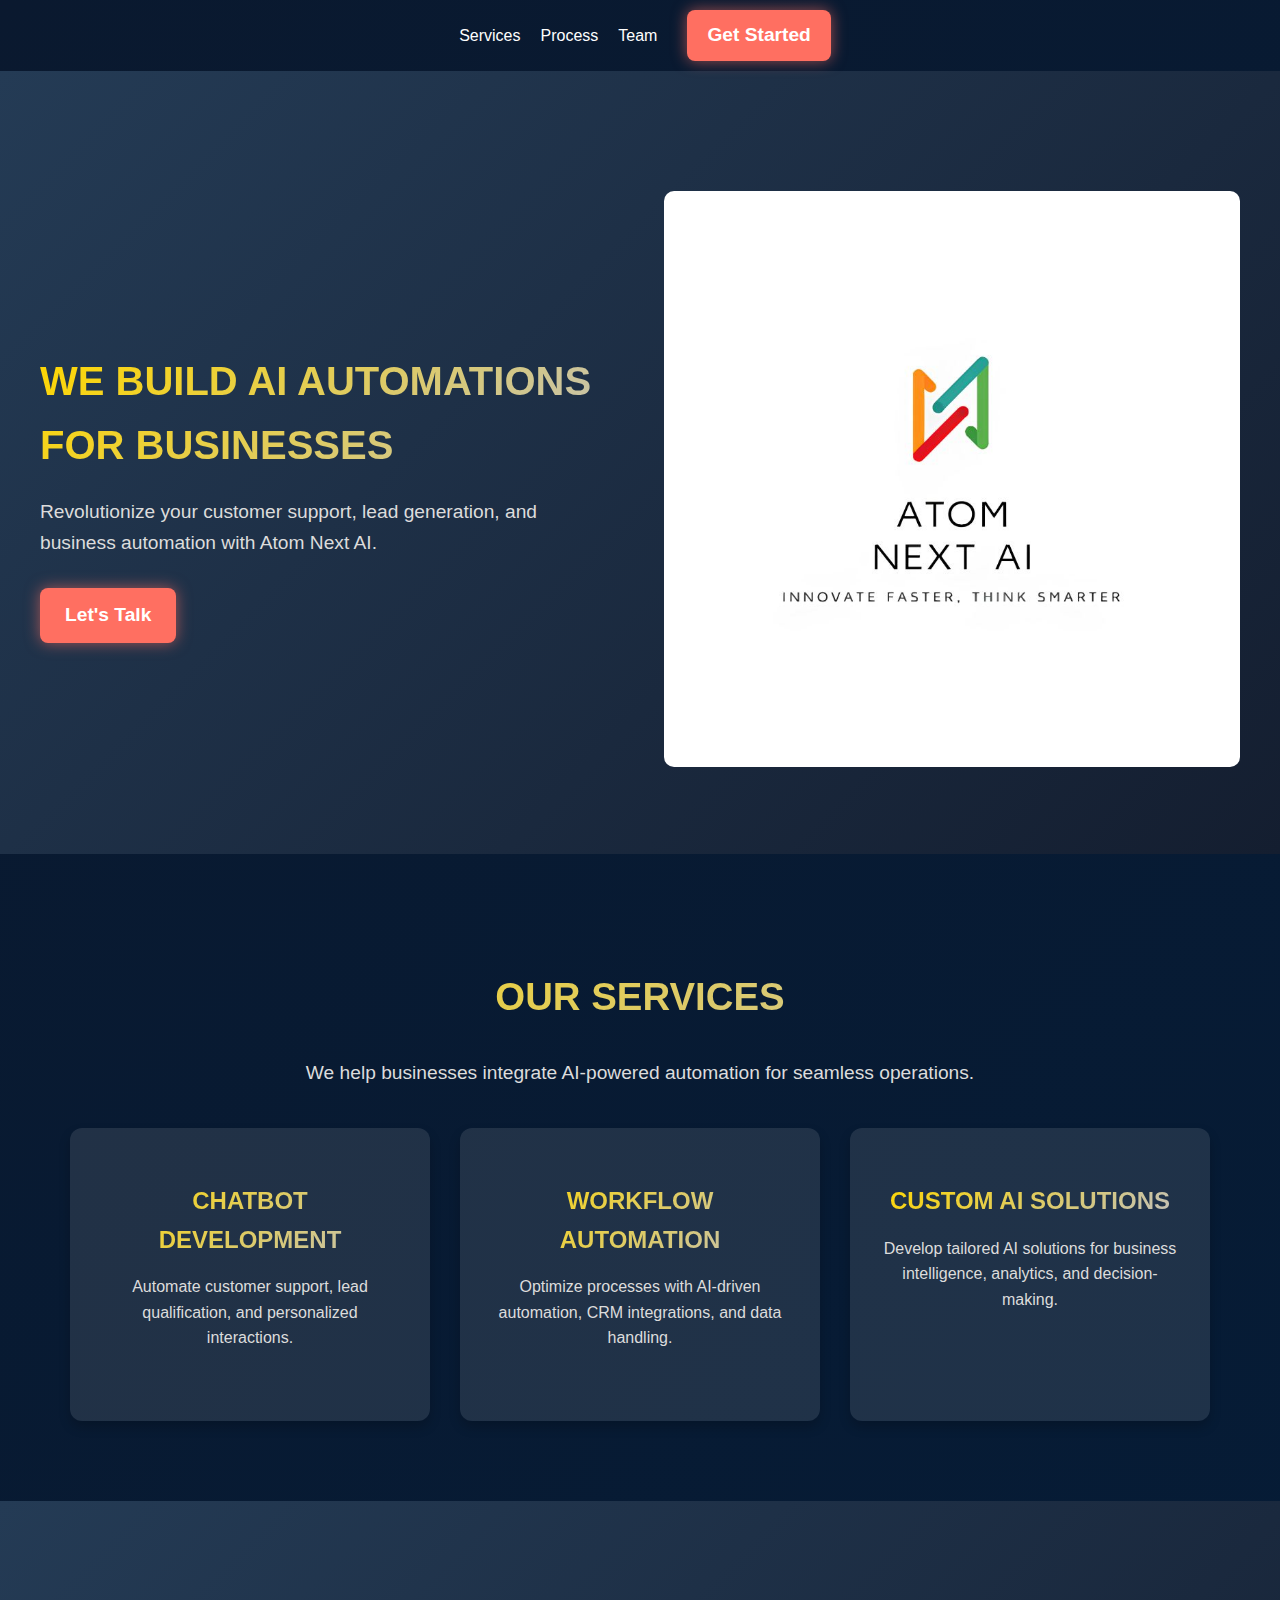
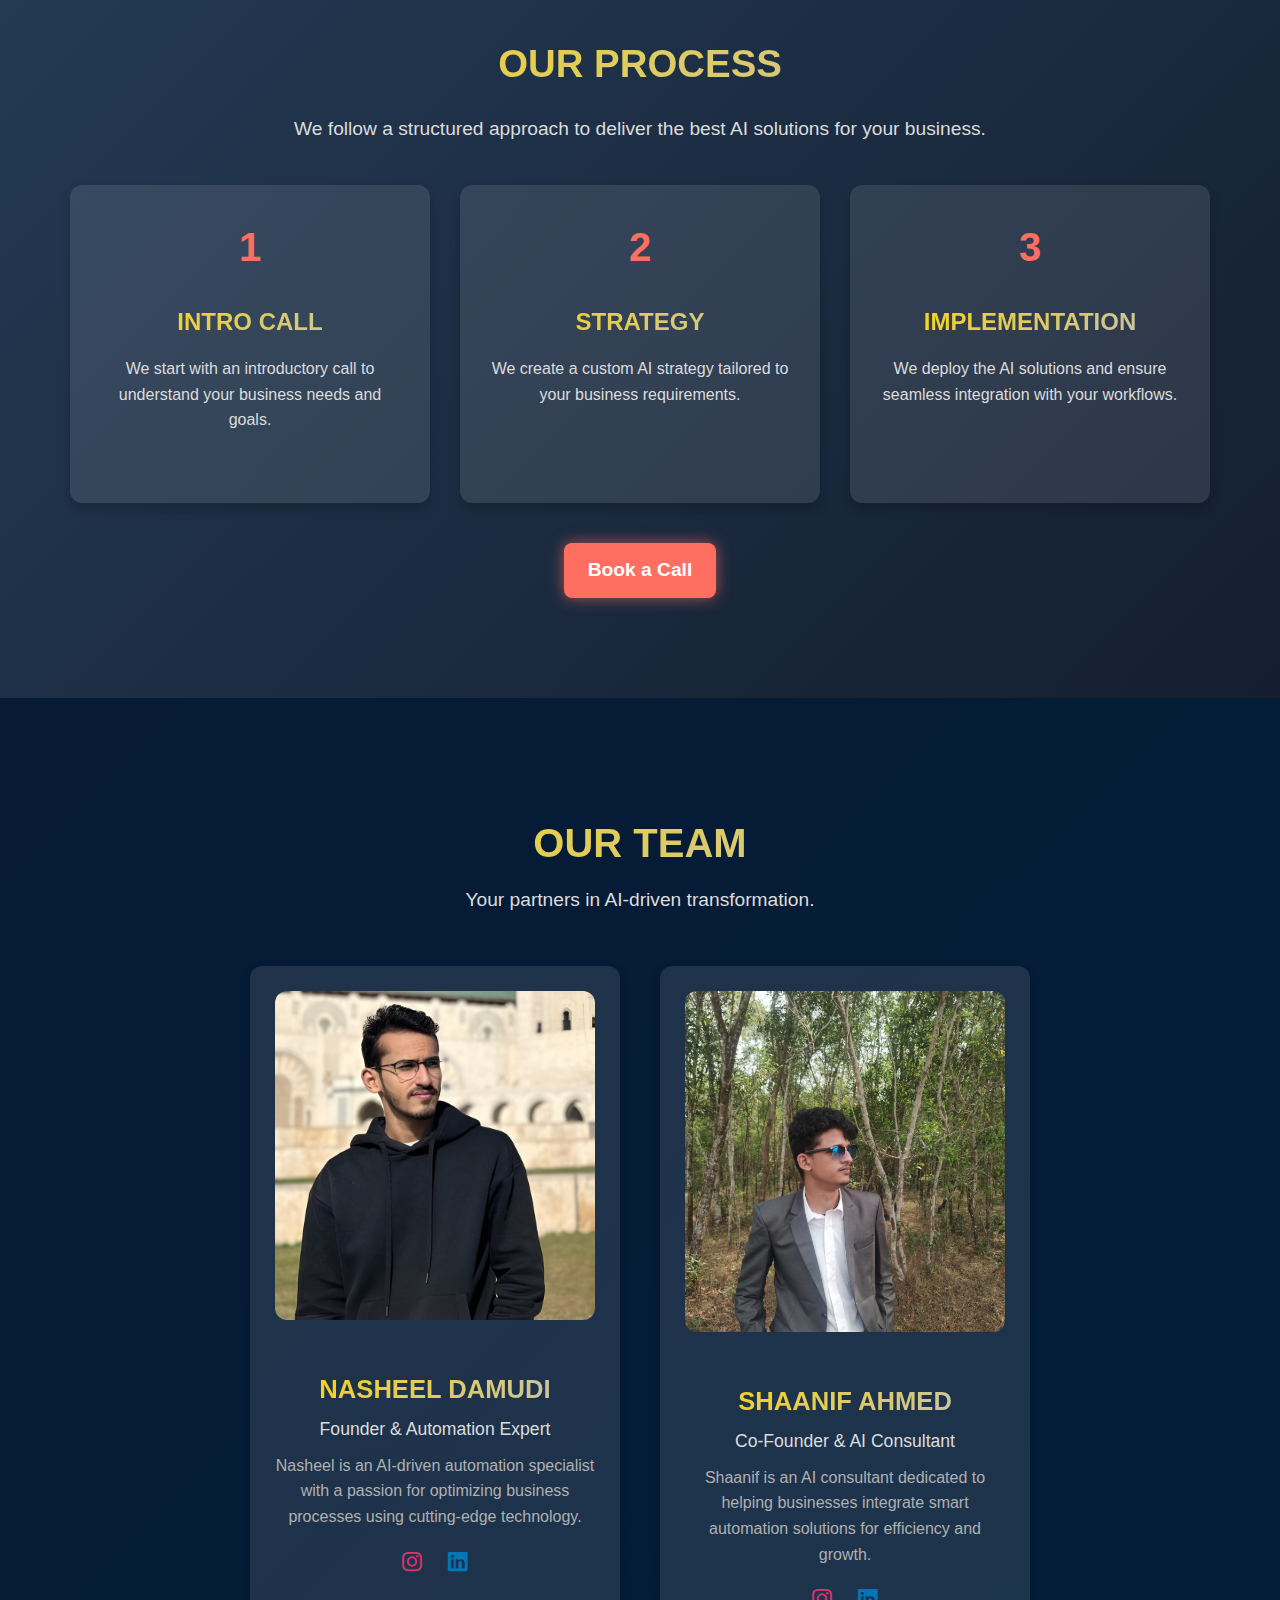
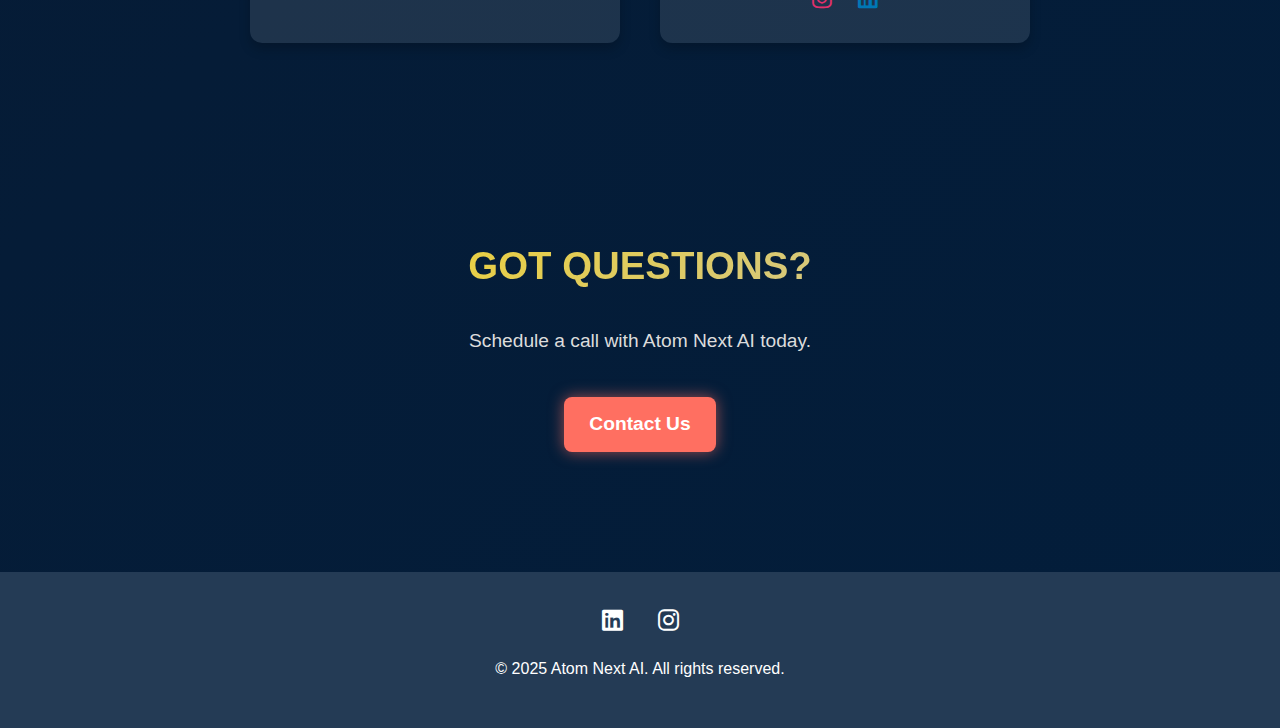
<file: index.html>
<!DOCTYPE html>
<html lang="en">
<head>
    <meta charset="UTF-8">
    <link rel="stylesheet" href="https://cdnjs.cloudflare.com/ajax/libs/font-awesome/6.0.0/css/all.min.css">
    <link rel="stylesheet" href="https://cdnjs.cloudflare.com/ajax/libs/font-awesome/6.4.0/css/all.min.css">
    <link rel="stylesheet" href="https://cdnjs.cloudflare.com/ajax/libs/font-awesome/6.4.0/css/all.min.css">
     <meta name="viewport" content="width=device-width, initial-scale=1.0">
    <title>Atom Next AI - AI Automation for Businesses</title>
    <link rel="stylesheet" href="styles.css">
</head>
<body>
<!-- Navbar -->
<nav>
    <div class="logo">
  
    </div>
    
    <div class="nav-items">
        <ul>
            <li><a href="#services">Services</a></li>
            <li><a href="#process">Process</a></li>
            <li><a href="#team">Team</a></li>
        </ul>
        <a href="book-call.html" class="btn">Get Started</a>
    </div>

    <div class="hamburger">
        <span></span>
        <span></span>
        <span></span>
    </div>
</nav>

    <!-- Hamburger Menu -->
    <div class="hamburger" onclick="toggleMenu()">
        <span></span>
        <span></span>
        <span></span>
    </div>
</nav>

    <!-- Hero Section -->
    <header class="hero">
        <div class="hero-content">
            <h1>We Build AI Automations <br> For Businesses</h1>
            <p>Revolutionize your customer support, lead generation, and business automation with Atom Next AI.</p>
            <a href="book-call.html" class="btn">Let's Talk</a>
        </div>
        <div class="hero-image">
            <img src="images/logo.jpg" alt="AI Automation">
        </div>
    </header>

    <!-- Services Section -->
    <section id="services" class="services">
        <h2>Our Services</h2>
        <p>We help businesses integrate AI-powered automation for seamless operations.</p>
        <div class="service-box">
            <div class="service">
                <h3>Chatbot Development</h3>
                <p>Automate customer support, lead qualification, and personalized interactions.</p>
            </div>
            <div class="service">
                <h3>Workflow Automation</h3>
                <p>Optimize processes with AI-driven automation, CRM integrations, and data handling.</p>
            </div>
            <div class="service">
                <h3>Custom AI Solutions</h3>
                <p>Develop tailored AI solutions for business intelligence, analytics, and decision-making.</p>
            </div>
        </div>
    </section>

    <!-- Process Section -->
   <section id="process" class="process">
    <h2>Our Process</h2>
    <p>We follow a structured approach to deliver the best AI solutions for your business.</p>
    <div class="steps">
        <div class="step">
            <div class="step-number">1</div>
            <h3>Intro Call</h3>
            <p>We start with an introductory call to understand your business needs and goals.</p>
        </div>
        <div class="step">
            <div class="step-number">2</div>
            <h3>Strategy</h3>
            <p>We create a custom AI strategy tailored to your business requirements.</p>
        </div>
        <div class="step">
            <div class="step-number">3</div>
            <h3>Implementation</h3>
            <p>We deploy the AI solutions and ensure seamless integration with your workflows.</p>
        </div>
    </div>
    <div class="process-button">
        <a href="#contact" class="btn">Book a Call</a>
    </div>
</section>


    <!-- Team Section -->
    <section id="team" class="team">
        <div class="container">
          <h2>Our Team</h2>
          <p>Your partners in AI-driven transformation.</p>
          <div class="team-members">
            <!-- Member 1 -->
            <div class="member">
              <img src="images/ani1.jpg" alt="Nasheel Damudi">
              <h3>Nasheel Damudi</h3>
              <p>Founder & Automation Expert</p>
              <p class="intro">
                Nasheel is an AI-driven automation specialist with a passion for optimizing business processes using cutting-edge technology.
              </p>
              <div class="social-links">
                <a href="https://www.instagram.com/nashil_damudi1?igsh=MWsyYjBjaWdrNGIz&utm_source=qr" target="_blank" aria-label="Instagram" class="instagram">
                  <i class="fab fa-instagram"></i>
                </a>
                <a href="https://www.linkedin.com/in/mohammad-nasheel-damudi-07808a202" target="_blank" aria-label="LinkedIn" class="linkedin">
                  <i class="fab fa-linkedin"></i>
                </a>
              </div>
            </div>
            <!-- Member 2 -->
            <div class="member">
              <img src="images/ani2.jpeg" alt="Shaanif Ahmed">
              <h3>Shaanif Ahmed</h3>
              <p>Co-Founder & AI Consultant</p>
              <p class="intro">
                Shaanif is an AI consultant dedicated to helping businesses integrate smart automation solutions for efficiency and growth.
              </p>
              <div class="social-links">
                <a href="https://www.instagram.com/itz_shanukz?igsh=Zno1MHJ1c3BidDln" target="_blank" aria-label="Instagram" class="instagram">
                  <i class="fab fa-instagram"></i>
                </a>
                <a href="https://www.linkedin.com/in/shaanif-ahmed-765934233" target="_blank" aria-label="LinkedIn" class="linkedin">
                  <i class="fab fa-linkedin"></i>
                </a>
              </div>
            </div>
          </div>
        </div>
      </section>
      
    
    <!-- Contact Section -->
    <section id="contact" class="contact">
        <h2>Got Questions?</h2>
        <p>Schedule a call with Atom Next AI today.</p>
        <a href="book-call.html" class="btn">Contact Us</a>
    </section>

    <!-- Footer -->
    <footer>
      <!-- Add FontAwesome in the <head> section -->
<link rel="stylesheet" href="https://cdnjs.cloudflare.com/ajax/libs/font-awesome/6.4.2/css/all.min.css">

<div class="social-icons">
    <a href="https://www.linkedin.com/company/atom-next-ai/" target="_blank">
        <i class="fab fa-linkedin"></i>
    </a>
    <a href="https://www.instagram.com/atomnextai?igsh=MWNoajd6b3hqa29uMw==" target="_blank">
        <i class="fab fa-instagram"></i>
    </a>
</div>

        <p>&copy; 2025 Atom Next AI. All rights reserved.</p>
    </footer>

    
    
</body>
</html>
</file>
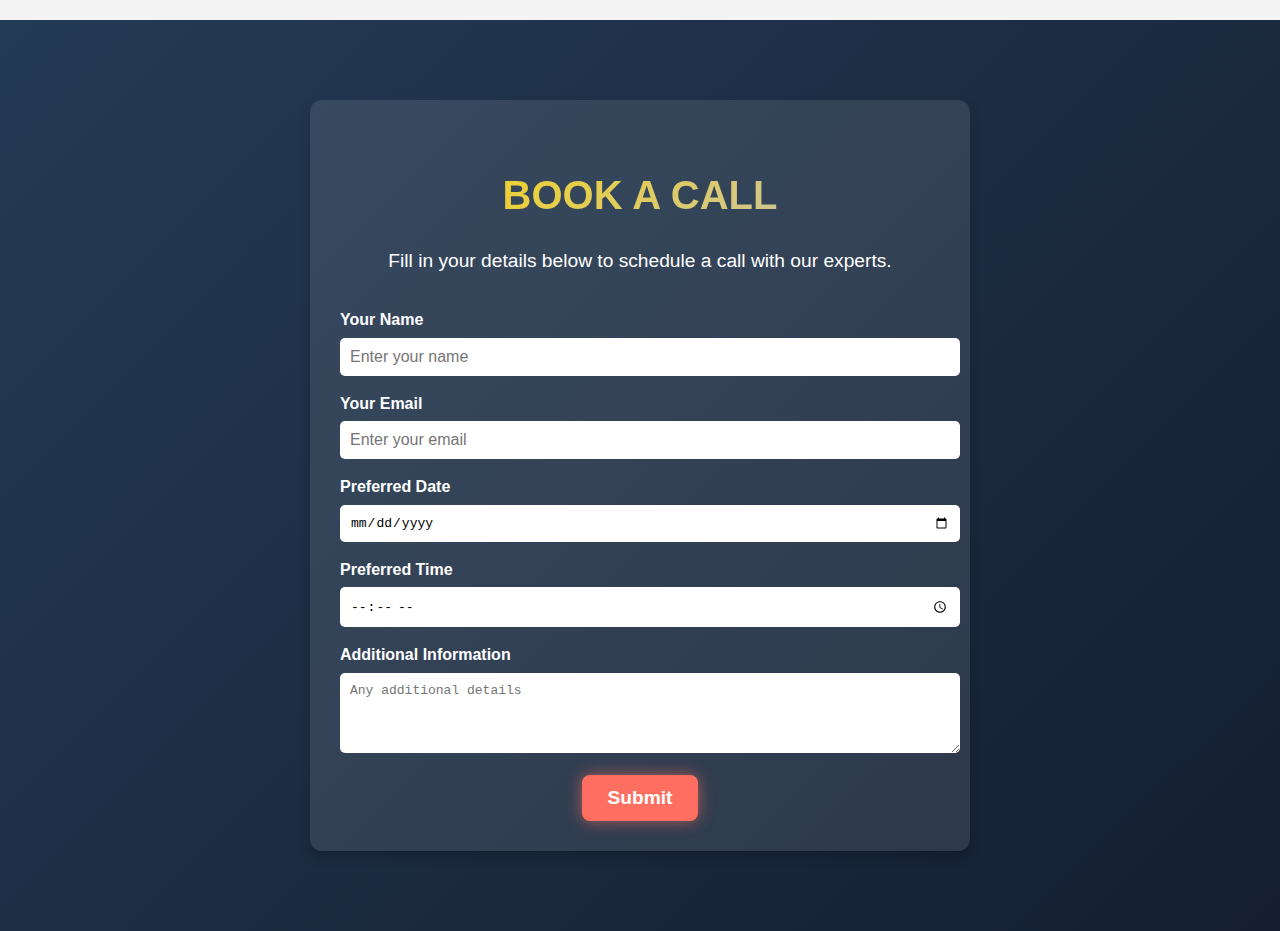
<file: book-call.html>
<!DOCTYPE html>
<html lang="en">
<head>
  <meta charset="UTF-8" />
  <meta name="viewport" content="width=device-width, initial-scale=1.0" />
  <title>Book a Call</title>
  <link rel="stylesheet" href="styles.css" />
  <style>
    body {
      margin: 0;
      font-family: Arial, sans-serif;
      background: #f4f4f4;
    }
    .book-call {
      text-align: center;
      padding: 80px 20px;
      background: linear-gradient(135deg, #243b55, #141e30);
      color: white;
    }
    .book-call .container {
      max-width: 600px;
      margin: auto;
      background: rgba(255, 255, 255, 0.1);
      padding: 30px;
      border-radius: 12px;
      box-shadow: 0 6px 12px rgba(0, 0, 0, 0.2);
    }
    .book-call h2 {
      font-size: 2.5em;
      margin-bottom: 10px;
    }
    .book-call p {
      font-size: 1.2em;
      margin-bottom: 30px;
    }
    .form-group {
      text-align: left;
      margin-bottom: 15px;
    }
    .form-group label {
      display: block;
      margin-bottom: 5px;
      font-weight: bold;
    }
    .form-group input,
    .form-group textarea {
      width: 100%;
      padding: 10px;
      border: none;
      border-radius: 5px;
      font-size: 1em;
    }
    .form-group input {
      background: #fff;
    }
    .form-group textarea {
      resize: vertical;
    }
    .btn {
      display: inline-block;
      background: #ff6f61;
      color: white;
      padding: 12px 25px;
      font-size: 1.2em;
      border-radius: 8px;
      text-decoration: none;
      border: none;
      cursor: pointer;
      transition: background 0.3s ease;
    }
    .btn:hover {
      background: #e55b50;
    }
  </style>
</head>
<body>
  <section id="book-call" class="book-call">
    <div class="container">
      <h2>Book a Call</h2>
      <p>Fill in your details below to schedule a call with our experts.</p>
      <form action="https://getform.io/f/aqokmnja" method="post">
        <div class="form-group">
          <label for="name">Your Name</label>
          <input type="text" id="name" name="name" placeholder="Enter your name" required />
        </div>
        <div class="form-group">
          <label for="email">Your Email</label>
          <input type="email" id="email" name="email" placeholder="Enter your email" required />
        </div>
        <div class="form-group">
          <label for="date">Preferred Date</label>
          <input type="date" id="date" name="date" required />
        </div>
        <div class="form-group">
          <label for="time">Preferred Time</label>
          <input type="time" id="time" name="time" required />
        </div>
        <div class="form-group">
          <label for="message">Additional Information</label>
          <textarea id="message" name="message" rows="4" placeholder="Any additional details"></textarea>
        </div>
        <button type="submit" class="btn">Submit</button>
      </form>
    </div>
  </section>
</body>
</html>
</file>
<file: styles.css>
/* General Fixes */
body {
    font-family: Arial, sans-serif;
    margin: 0;
    padding: 0;
    box-sizing: border-box;
    background: #141e30;
    color: white;
    line-height: 1.6;
}           


/* Navbar & Hero Section */
/* General Styles */
body {
    font-family: Arial, sans-serif;
    margin: 0;
    padding: 0;
    box-sizing: border-box;
    background: #141e30;
    color: white;
    line-height: 1.6;
}

/* Navbar */

nav {
    display: flex;
    justify-content: space-between;
    align-items: center;
    padding: 10px 20px;
    width: 100%;
    max-width: 1200px; /* Prevents overflow */
    margin: 0 auto;
}

.nav-items {
    display: flex;
    align-items: center;
    gap: 20px; /* Adds spacing */
}

.nav-items ul {
    display: flex;
    list-style: none;
    padding: 0;
    margin: 0;
}

.nav-items ul li {
    margin: 0 10px;
}

.nav-items a.btn {
    padding: 10px 20px;
    white-space: nowrap; /* Prevents text from wrapping */
}

/* Make it responsive */
@media (max-width: 768px) {
    .nav-items {
        flex-direction: column;
        position: absolute;
        top: 60px;
        right: 0;
        background: #0c1b33;
        width: 100%;
        display: none;
    }

    .nav-items.active {
        display: flex;
    }

    .hamburger {
        display: block;
    }
}


.hamburger span {
    width: 25px;
    height: 3px;
    background: white;
    transition: all 0.3s ease;
    transform-origin: left center;
}

/* Mobile Styles */
@media (max-width: 768px) {
    .nav-items {
        flex-direction: column;
        gap: 15px;
        position: absolute;
        top: 60px;
        left: 0;
        width: 100%;
        background: #141e30;
        padding: 15px 0;
        display: none; /* Hide by default */
    }

    .nav-items.show {
        display: flex; /* Show when hamburger is clicked */
    }

    .btn {
        padding: 8px 15px;
        font-size: 14px;
    }

    .hamburger {
        display: flex; /* Show hamburger menu */
    }
}


    .hamburger.active span:nth-child(1) {
        transform: rotate(45deg) translate(2px, -1px);
    }

    .hamburger.active span:nth-child(2) {
        opacity: 0;
    }

    .hamburger.active span:nth-child(3) {
        transform: rotate(-45deg) translate(2px, 1px);
    }

/* Hero Section */
.hero {
    display: flex;
    justify-content: space-between;
    align-items: center;
    padding: 120px 40px 80px;
    background: linear-gradient(135deg, #243b55, #141e30);
    gap: 50px;
}

.hero-content {
    max-width: 600px;
}

.hero-content h1 {
    font-size: 2.5em;
    margin-bottom: 20px;
}

.hero-content p {
    font-size: 1.2em;
    margin-bottom: 30px;
    color: #dcdcdc;
}

.hero-image img {
    max-width: 100%;
    height: auto;
    border-radius: 10px;
}

.fade-in {
    opacity: 0;
    transform: translateY(20px);
    transition: opacity 0.8s ease, transform 0.8s ease;
}

.fade-in.visible {
    opacity: 1;
    transform: translateY(0);
}


/* Responsive Design */
@media (max-width: 768px) {
    nav {
        padding: 15px 20px;
    }

    nav ul {
        display: none;
        flex-direction: column;
        gap: 15px;
        position: absolute;
        top: 70px;
        left: 0;
        width: 100%;
        background: linear-gradient(135deg, #243b55, #141e30);
        padding: 20px;
        box-shadow: 0px 4px 10px rgba(0, 0, 0, 0.3);
    }

    nav ul.active {
        display: flex;
    }

    .btn {
        display: none; /* Hide the button in the navbar on mobile */
    }

    .hamburger {
        display: flex;
    }

    nav {
        transition: background 0.3s ease-in-out;
    }
    
    .scrolled {
        background: rgba(20, 30, 48, 0.9);
        backdrop-filter: blur(5px);
    }
    

    /* Hamburger Animation */
    .hamburger.active span:nth-child(1) {
        transform: rotate(45deg) translate(5px, 5px);
    }

    .hamburger.active span:nth-child(2) {
        opacity: 0;
    }

    .hamburger.active span:nth-child(3) {
        transform: rotate(-45deg) translate(5px, -5px);
    }

    /* Hero Section Responsive */
    .hero {
        flex-direction: column;
        text-align: center;
        padding: 100px 20px 60px;
    }

    .hero-content {
        max-width: 100%;
    }

    .hero-content h1 {
        font-size: 2em;
    }

    .hero-content p {
        font-size: 1em;
    }
}
body {
    background: linear-gradient(-45deg, #243b55, #141e30, #001f3f, #0a192f);
    background-size: 400% 400%;
    animation: gradientBG 10s ease infinite;
}

@keyframes gradientBG {
    0% { background-position: 0% 50%; }
    50% { background-position: 100% 50%; }
    100% { background-position: 0% 50%; }
}

/* Button */
.btn {
    display: inline-block;
    padding: 12px 25px;
    background-color: #ff6f61;
    color: white;
    text-decoration: none;
    border-radius: 5px;
    font-weight: bold;
    transition: background 0.3s;
}

.btn:hover {
    background-color: #e65b50;
}
.btn {
    box-shadow: 0 0 15px rgba(255, 111, 97, 0.6);
    transition: box-shadow 0.3s ease-in-out;
}

.btn:hover {
    box-shadow: 0 0 25px rgba(255, 111, 97, 1);
}

/* Section Spacing & Alignment */
.services, .process, .team, .contact {
    padding: 80px 20px;
    text-align: center;
}

.services h2, .process h2, .team h2, .contact h2 {
    font-size: 2.4em;
    margin-bottom: 30px;
}

.services p, .process p, .team p, .contact p {
    font-size: 1.2em;
    color: #dcdcdc;
    max-width: 700px;
    margin: 0 auto 40px;
}

/* Service Box */
.service-box {
    display: flex;
    flex-wrap: wrap;
    justify-content: center;
    gap: 30px;
    margin-top: 40px;
}

.service {
    flex: 1;
    max-width: 300px;
    padding: 30px;
    background: rgba(255, 255, 255, 0.1);
    border-radius: 12px;
    box-shadow: 0 6px 12px rgba(0, 0, 0, 0.2);
    transition: transform 0.3s;
}

.service:hover {
    transform: translateY(-8px);
}

.service h3 {
    font-size: 1.5em;
    margin-bottom: 15px;
}

.service p {
    font-size: 1em;
    color: #dcdcdc;
}

/* Process Section */
.process {
    padding: 100px 20px;
    text-align: center;
    background: linear-gradient(135deg, #243b55, #141e30);
    color: white;
}

.process h2 {
    font-size: 2.4em;
    margin-bottom: 20px;
}

.process p {
    font-size: 1.2em;
    color: #dcdcdc;
    max-width: 700px;
    margin: 0 auto 40px;
}

.steps {
    display: flex;
    justify-content: center;
    gap: 30px;
    flex-wrap: wrap;
    margin-top: 40px;
}

.step {
    flex: 1;
    max-width: 300px;
    padding: 30px;
    background: rgba(255, 255, 255, 0.1);
    border-radius: 12px;
    box-shadow: 0 6px 12px rgba(0, 0, 0, 0.2);
    transition: transform 0.3s, box-shadow 0.3s;
    text-align: center;
}

.step:hover {
    transform: translateY(-10px);
    box-shadow: 0 8px 16px rgba(0, 0, 0, 0.3);
}

.step-number {
    font-size: 2.5em;
    font-weight: bold;
    color: #ff6f61;
    margin-bottom: 20px;
}

.step h3 {
    font-size: 1.5em;
    margin-bottom: 15px;
}

.step p {
    font-size: 1em;
    color: #dcdcdc;
}
.process-button {
    margin-top: 40px; /* Space between steps and button */
    text-align: center;
}

.process-button .btn {
    display: inline-block;
    padding: 12px 24px;
    font-size: 1.2em;
    font-weight: bold;
    color: white;
    background: #ff6f61;
    border-radius: 8px;
    text-decoration: none;
    transition: background 0.3s ease, transform 0.2s ease;
}

.process-button .btn:hover {
    background: #e85a50;
    transform: translateY(-3px);
}
.book-call {
    text-align: center;
    margin-top: 20px;
}

.btn {
    display: inline-block;
    background: #ff6f61;
    color: white;
    padding: 12px 25px;
    font-size: 1.2em;
    border-radius: 8px;
    text-decoration: none;
    transition: background 0.3s ease;
}

.btn:hover {
    background: #e55b50;
}

.hidden {
    display: none;
}

#loginPrompt {
    color: #ff6f61;
    font-size: 1em;
    margin-top: 15px;
}
.btn {
    display: inline-block;
    background: #ff6f61;
    color: white;
    padding: 12px 25px;
    font-size: 1.2em;
    border-radius: 8px;
    text-decoration: none;
    transition: background 0.3s ease;
}

.btn:hover {
    background: #e55b50;
}



/* Responsive Design for Process Section */
@media (max-width: 768px) {
    .steps {
        flex-direction: column;
        align-items: center;
    }

    .step {
        max-width: 100%;
    }
}

/* Team Section */
/* Team Section Styling */
./* =========================
   Team Section Styling
   ========================= */
.team  {
    text-align: center;
    padding: 100px 20px;
    background: linear-gradient(135deg, #243b55, #141e30);
    color: white;
    font-family: Arial, sans-serif;
  }
  
  .team .container {
    max-width: 1200px;
    margin: 0 auto;
    padding: 0 15px;
  }
  
  .team h2 {
    font-size: 2.5em;
    font-weight: bold;
    margin-bottom: 10px;
  }
  
  .team p {
    font-size: 1.2em;
    color: #dcdcdc;
    margin-bottom: 50px;
  }
  
  /* =========================
     Team Members Layout
     ========================= */
  .team-members {
    display: flex;
    justify-content: center;
    gap: 40px;
    flex-wrap: wrap;
  }
  
  /* =========================
     Individual Team Member Card
     ========================= */
  .member {
    background: rgba(255, 255, 255, 0.1);
    padding: 25px;
    border-radius: 12px;
    box-shadow: 0 6px 12px rgba(0, 0, 0, 0.2);
    max-width: 320px;
    text-align: center;
    transition: transform 0.3s ease, box-shadow 0.3s ease;
  }
  
  .member:hover {
    transform: translateY(-8px);
    box-shadow: 0 10px 20px rgba(0, 0, 0, 0.3);
  }
  
  /* =========================
     Team Member Image
     ========================= */
  .member img {
    width: 100%;
    height: auto;
    border-radius: 12px;
    margin-bottom: 15px;
    transition: transform 0.3s ease;
  }
  
  .member:hover img {
    transform: scale(1.05);
  }
  
  /* =========================
     Team Member Name, Role, & Intro
     ========================= */
  .member h3 {
    font-size: 1.6em;
    font-weight: bold;
    margin-bottom: 5px;
  }
  
  .member p {
    font-size: 1.1em;
    color: #dcdcdc;
    margin: 5px 0;
  }
  
  .member .intro {
    font-size: 1em;
    color: #b0b0b0;
    margin-top: 10px;
  }
  
  /* =========================
     Social Links Styling
     ========================= */
  .social-links {
    margin-top: 15px;
  }
  
  .social-links a {
    font-size: 1.4em;
    font-weight: bold;  /* Bold icons */
    margin: 0 10px;
    text-decoration: none;
    transition: filter 0.3s ease;
  }
  
  /* Instagram Icon - Brand Color */
  .social-links a.instagram {
    color: #E1306C;
  }
  
  /* LinkedIn Icon - Brand Color */
  .social-links a.linkedin {
    color: #0077B5;
  }
  
  /* Hover Effect for Social Icons */
  .social-links a:hover {
    filter: brightness(1.2);
  }
  
  /* =========================
     Responsive Design
     ========================= */
  @media (max-width: 768px) {
    .team-members {
      flex-direction: column;
      align-items: center;
    }
    
    .member {
      max-width: 90%;
    }
  }
  
/* Footer */
footer {
    text-align: center;
    padding: 30px;
    background: #243b55;
    color: white;
    margin-top: 40px;
}
.social-icons a {
    color: white;  /* Change to a visible color */
    font-size: 1.5em;
    margin: 0 10px;
    transition: color 0.3s ease-in-out;
}

.social-icons a:hover {
    color: #ff6f61;  /* Highlight on hover */
}
footer {
    position: relative;
    z-index: 10;
}
.social-icons {
    display: flex;
    justify-content: center;
    gap: 15px;
}


/* Responsive Design */
@media (max-width: 768px) {
    nav {
        padding: 15px 20px;
    }

    nav ul {
        gap: 15px;
    }

    .hero-content {
        margin-top: 100px;
    }

    .hero-content h1 {
        font-size: 2em;
    }

    .hero-content p {
        font-size: 1em;
    }

    .service-box, .steps, .team-members {
        flex-direction: column;
        align-items: center;
    }

    .service, .step, .member {
        max-width: 100%;
    }

    .steps {
        gap: 20px;
    }
}

@media (max-width: 480px) {
    nav ul {
        flex-direction: column;
        align-items: center;
        gap: 10px;
    }

    .hero-content h1 {
        font-size: 1.8em;
    }

    .hero-content p {
        font-size: 0.9em;
    }

    .btn {
        padding: 10px 20px;
    }
}

/* Apply gradient effect to all headings */
h1, h2, h3 {
    background: linear-gradient(135deg, #FFD700, #C0C0C0);
    -webkit-background-clip: text;
    -webkit-text-fill-color: transparent;
    font-weight: bold;
    text-transform: uppercase;
}
@keyframes shimmer {
    0% { background-position: 0% 50%; }
    50% { background-position: 100% 50%; }
    100% { background-position: 0% 50%; }
}

h1, h2, h3 {
    background: linear-gradient(135deg, #FFD700, #C0C0C0, #FFD700);
    background-size: 200% 200%;
    animation: shimmer 3s infinite linear;
    -webkit-background-clip: text;
    -webkit-text-fill-color: transparent;
    font-weight: bold;
    text-transform: uppercase;
}


.social-icons a {
    color: white;
    font-size: 1.5em;
    margin: 0 10px;
    transition: color 0.3s;
}

.social-icons a:hover {
    color: #ff6f61;
}

.social-fixed {
    position: fixed;
    top: 50%;
    right: 20px;
    transform: translateY(-50%);
    display: flex;
    flex-direction: column;
    gap: 10px;
}

.social-fixed a {
    color: white;
    font-size: 1.5em;
    transition: transform 0.3s ease;
}

.social-fixed a:hover {
    transform: scale(1.2);
    color: #ff6f61;
}

.progress {
    width: 100%;
    background: #243b55;
    border-radius: 10px;
    overflow: hidden;
}

.progress-bar {
    width: 0%;
    height: 10px;
    background: #ff6f61;
    transition: width 2s ease-in-out;
}

.glow {
    border: 2px solid #ff6f61;
    box-shadow: 0 0 10px #ff6f61;
}

.animated-text {
    background: linear-gradient(90deg, #ff6f61, #ffcc00, #ff6f61);
    background-size: 300% 300%;
    animation: colorShift 3s infinite;
    -webkit-background-clip: text;
    -webkit-text-fill-color: transparent;
}

@keyframes colorShift {
    0% { background-position: 0% 50%; }
    50% { background-position: 100% 50%; }
    100% { background-position: 0% 50%; }
}

/* Social Links Styling */
.social-links {
    margin-top: 15px;
  }
  
  .social-links a {
    color: #dcdcdc;
    font-size: 1.4em;
    margin: 0 10px;
    transition: color 0.3s ease;
  }
  
  .social-links a:hover {
    color: #ff6f61;
  }
  
  /* Social Links Styling */
.social-links {
    margin-top: 15px;
  }
  
  .social-links a {
    font-size: 1.4em;
    font-weight: bold; /* Makes the icons appear bold */
    margin: 0 10px;
    transition: filter 0.3s ease;
  }
  
  /* Instagram Icon - Brand Color */
  .social-links a.instagram {
    color: #E1306C;
  }
  
  /* LinkedIn Icon - Brand Color */
  .social-links a.linkedin {
    color: #0077B5;
  }
  
  /* Hover Effect: Increase brightness */
  .social-links a:hover {
    filter: brightness(1.2);
  }
  nav a {
    color: white;
    text-decoration: none;
  }
</file>
